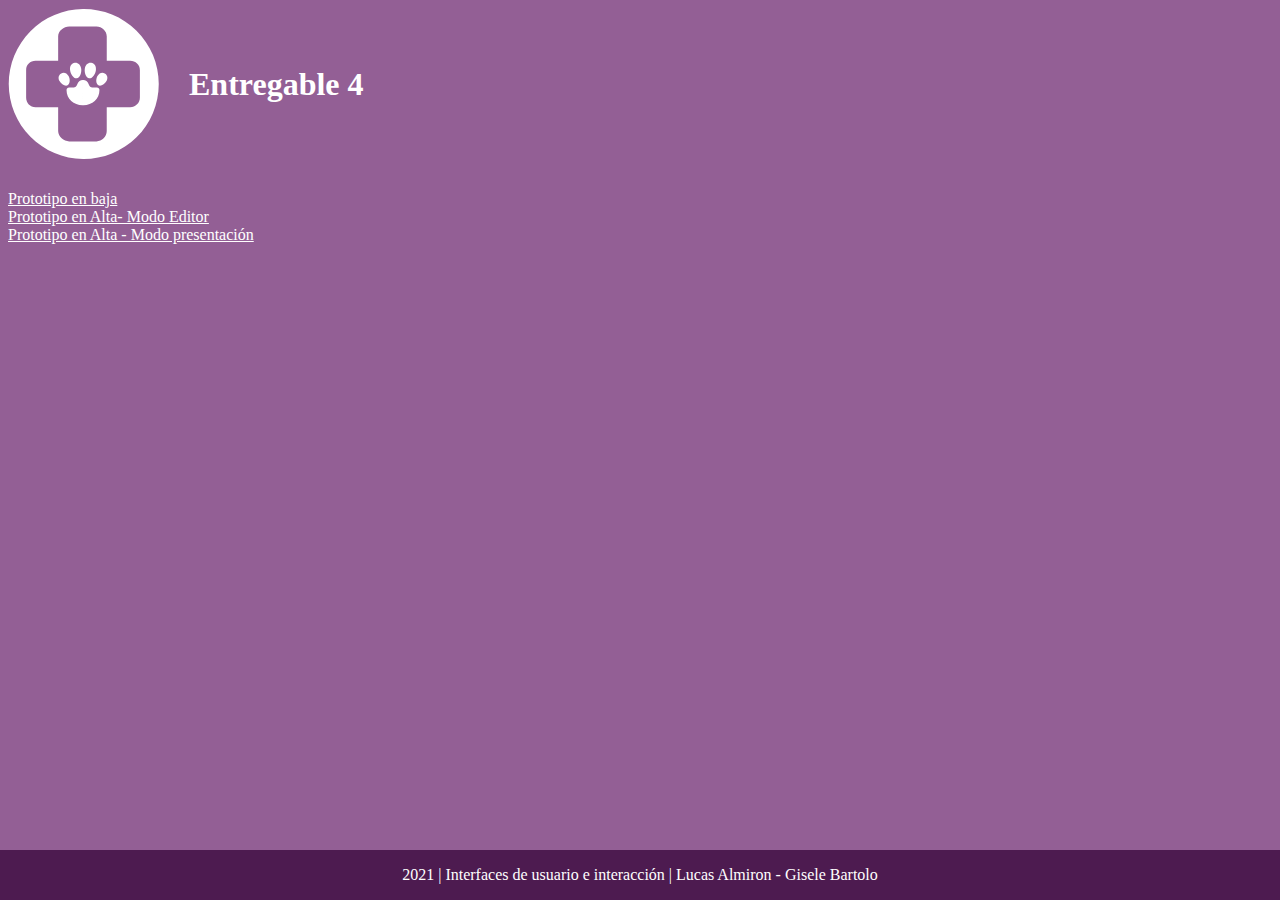
<file: Entregable4/index.html>
<!DOCTYPE html>
<html lang="en">

<head>
    <meta charset="UTF-8">
    <meta http-equiv="X-UA-Compatible" content="IE=edge">
    <meta name="viewport" content="width=device-width, initial-scale=1.0">
    <link rel="stylesheet" href="styles.css">
    <link rel="icon" href="images/logo2.svg">
    <title>Vet</title>
</head>

<body>
    <header>
        <img id="logo" src="images/logo.svg" alt="logo vet">
        <h1>Entregable 4</h1>
    </header>
    <div id="links">
        <div><a href="https://www.figma.com/file/B3WerDLci1U79Sx1VNJ0wG/Social-Network-Vet?node-id=4%3A90">Prototipo en
                baja</a></div>

        <div><a href="https://www.figma.com/file/B3WerDLci1U79Sx1VNJ0wG/Social-Network-Vet?node-id=20%3A1853">Prototipo
                en Alta- Modo Editor</a></div>
        <div><a
                href="https://www.figma.com/proto/B3WerDLci1U79Sx1VNJ0wG/Social-Network-Vet?node-id=20%3A1853&scaling=min-zoom&page-id=4%3A83&starting-point-node-id=196%3A4574&show-proto-sidebar=1">Prototipo
                en Alta - Modo presentación</a></div>
    </div>
    <footer id="footer">
        <p>2021 | Interfaces de usuario e interacción | Lucas Almiron - Gisele Bartolo</p>
    </footer>

</body>

</html>
</file>
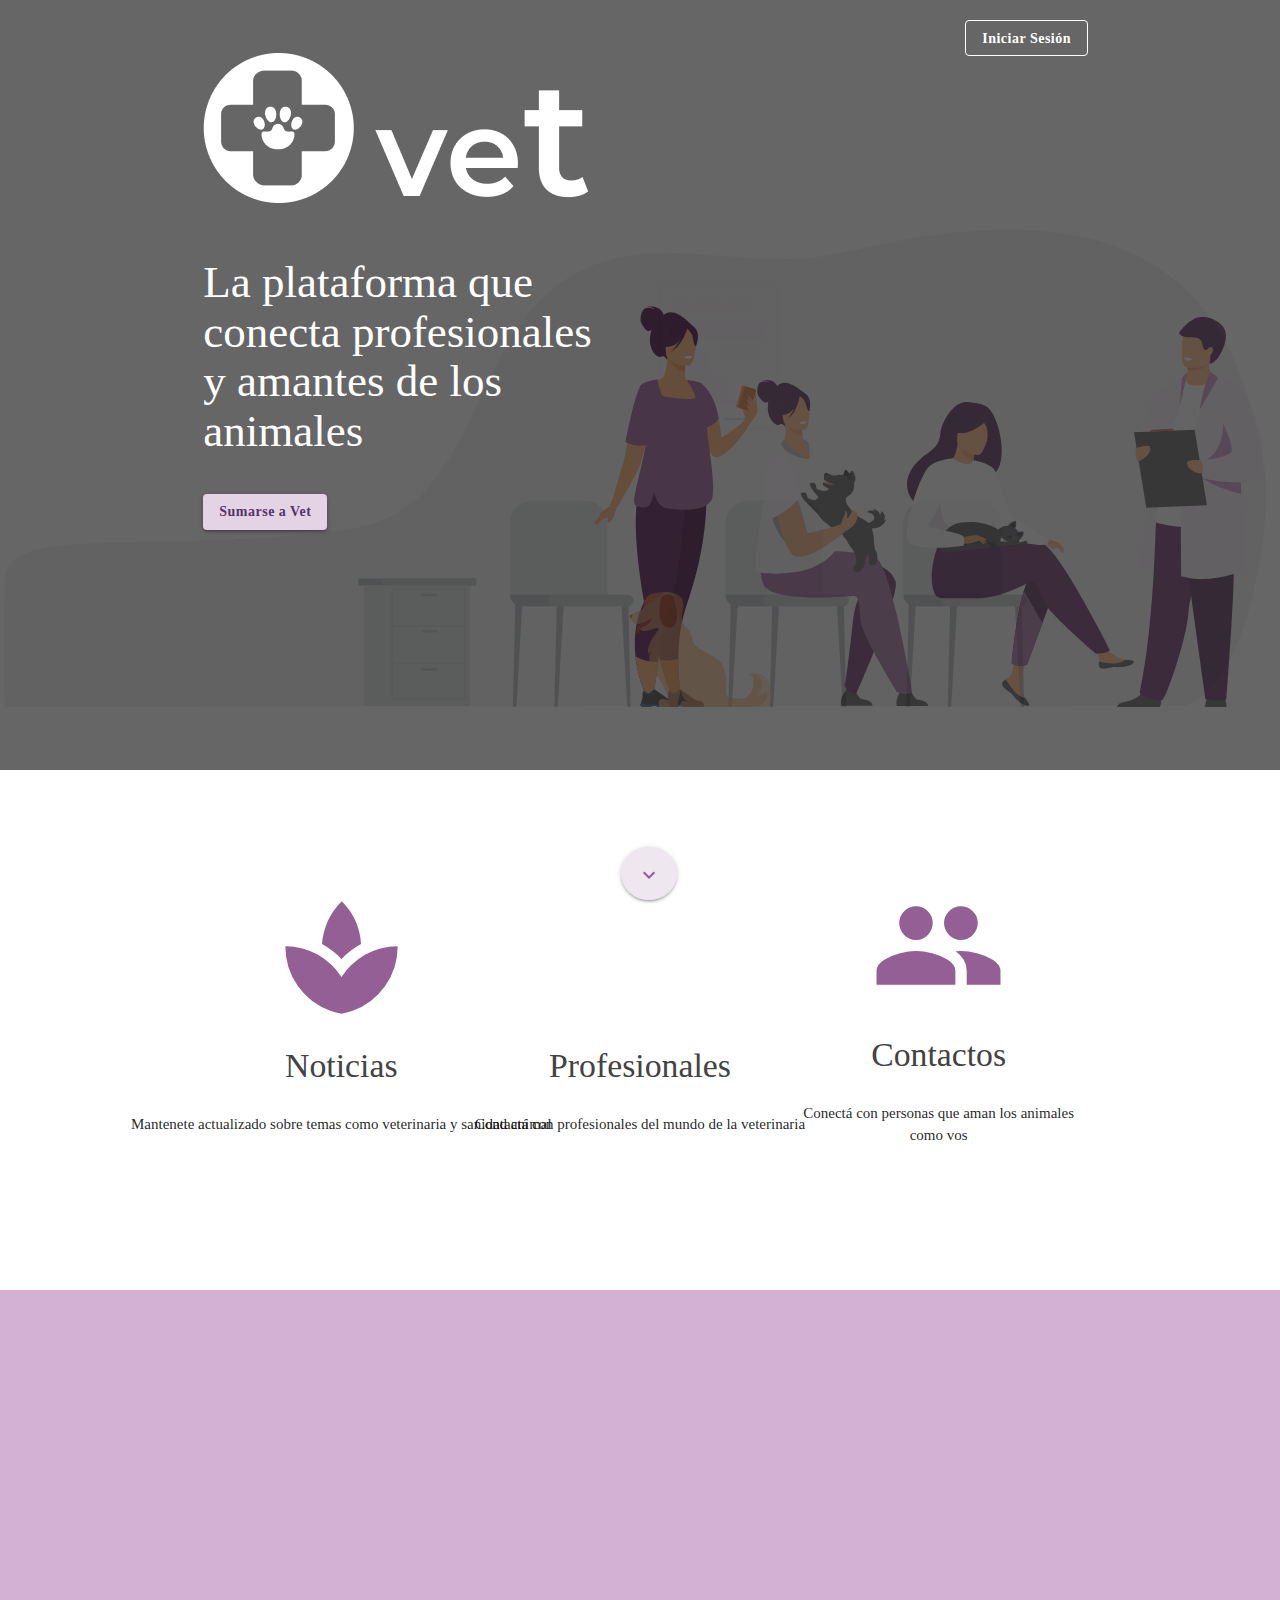
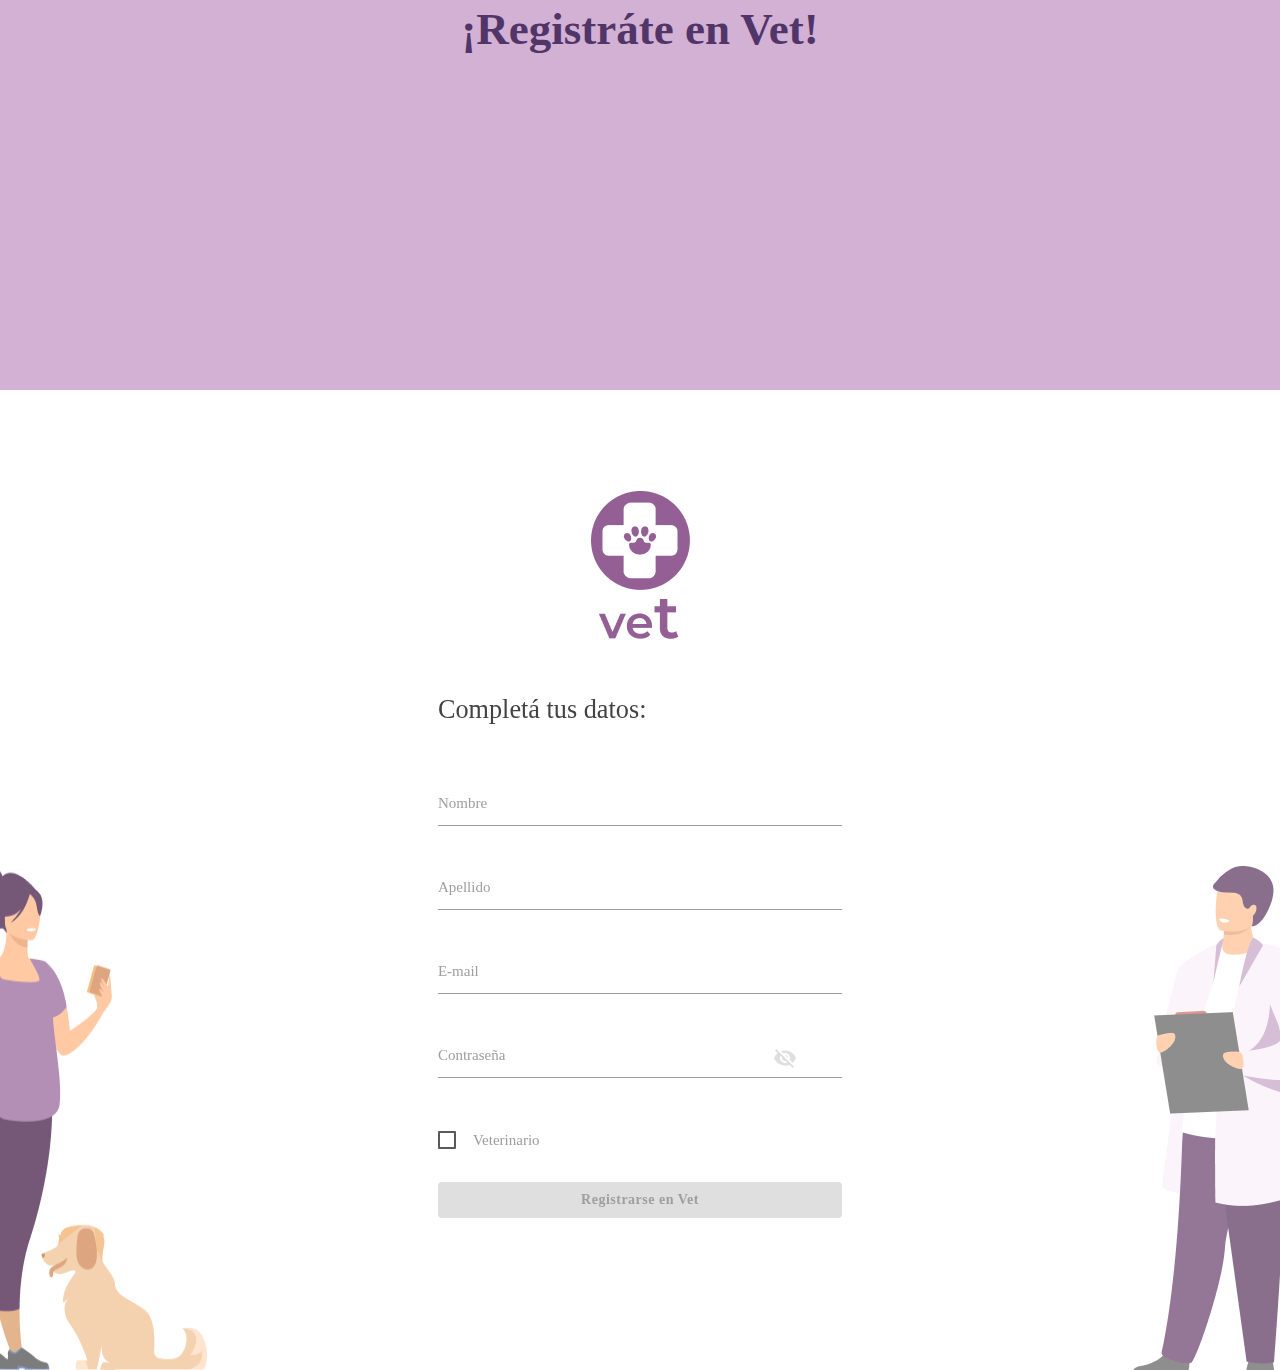
<file: Entregable5/home-registro.html>
<!DOCTYPE html>
<html lang="en">

<head>
    <meta charset="UTF-8">
    <meta http-equiv="X-UA-Compatible" content="IE=edge">
    <meta name="viewport" content="width=device-width, initial-scale=1.0">
    <title>Home</title>
    <link href="https://fonts.googleapis.com/icon?family=Material+Icons" rel="stylesheet">
    <link href="css/styles.css" rel="stylesheet">
    <link type="text/css" rel="stylesheet" href="sass/materialize.css" media="screen,projection" />
    <link rel="icon" href="images/logo.svg">
    <meta name="viewport" content="width=device-width, initial-scale=1.0" />
</head>

<body class="home">
    <div>
        <section class="home-section1 overlay-home">
            <div id="overlay-home">
                <div class="container">
                    <div></div>
                    <div id="button-nav-div">
                        <a id="nav-button" class="waves-effect waves-light btn" href="login.html">Iniciar Sesión</a>
                    </div>
                    <div class="row section-1-content">
                        <div class="col s12 m4 image-logo-login-top"><img class="" src='images/logo-home.png' />
                            <h1>La plataforma que conecta profesionales y amantes de los animales</h1>
                            <a id="sumate-btn" class="waves-effect waves-light btn" href="#login-registro">Sumarse a Vet</a>
                        </div>
                    </div>
                    <div class="btn-floating-container">

                        <a class="btn-floating pulse btn-large" href="#login-registro"><i
                                class="material-icons">expand_more</i></a>
                    </div>
                </div>
            </div>
        </section>
        <section>
            <div class="container">
                <div class="row col s12 promotion-section">
                    <div class="col s12 m4 center-promotion">
                        <i class="material-icons">newspaper</i>
                        <h2>Noticias</h2>
                        <p>Mantenete actualizado sobre temas como veterinaria y sanidad animal</p>
                    </div>
                    <div class="col s12 m4 center-promotion">
                        <i class="material-icons">health_and_safety</i>
                        <h2>Profesionales</h2>
                        <p>Contactá con profesionales del mundo de la veterinaria</p>
                    </div>
                    <div class="col s12 m4 center-promotion">
                        <i class="material-icons">people</i>
                        <h2>Contactos</h2>
                        <p>Conectá con personas que aman los animales como vos</p>
                    </div>
                </div>
            </div>

        </section>
        <section class="home-section2 parallax ">
            <div class="parallax-image">
                <div class="container">
                    <div class="row">
                        <div class="col s12">
                            <h1>¡Registráte en Vet!<h1>
                        </div>
                    </div>
                </div>
            </div>

        </section>
    </div>
    <section id="login-registro">
        <div id="form row">
            <form class="col s12 m9">
                <div class="logo">
                    <img src="images/Logo-text.png">
                </div>
                <div class="row login-row">
                    <div class="col s12 m4 text-registro">
                        <h3>Completá tus datos:</h3>
                    </div>
                    <div class="input-field col s12 m4">
                        <input id="nombre" type="text" class="validate">
                        <label for="nombre">Nombre</label>
                    </div>
                    <div class="input-field col s12 m4">
                        <input id="apellido" type="text" class="validate">
                        <label for="apellido">Apellido</label>
                    </div>
                    <div class="input-field col s12 m4">
                        <input id="email-registro" type="email" class="validate">
                        <label for="email">E-mail</label>
                    </div>
                    <div class="input-field col s12 m4">
                        <input id="password-registro" type="password" class="validate">
                        <label for="password">Contraseña</label>
                        <i class="material-icons eye-icon disabled-icon">visibility_off</i>
                    </div>
                    <div class="input-field col s12 m4">
                        <label>
                            <input type="checkbox" />
                            <span>Veterinario</span>
                        </label>
                    </div>
                    <div class="col s12 m4 center-registro">
                        <a id="registro-btn" class="waves-effect waves-light btn disabled"
                            href="registro-exitoso.html">Registrarse en Vet</a>
                    </div>
                    <div class ="col s12" id="images-registro-bottom">
                        <img  src='images/login-left.png' />
                        <img  src='images/login-right.png' />
                    </div>

                </div>
               
            </form>
          
        </div>
        
    </section>
    </div>
    
   
    <script type="text/javascript" src="js/login.js"></script>
    <script type="text/javascript" src="js/myParallax.js"></script>
    <script type="text/javascript" src="js/bin/materialize.min.js"></script>
</body>

</html>
</file>
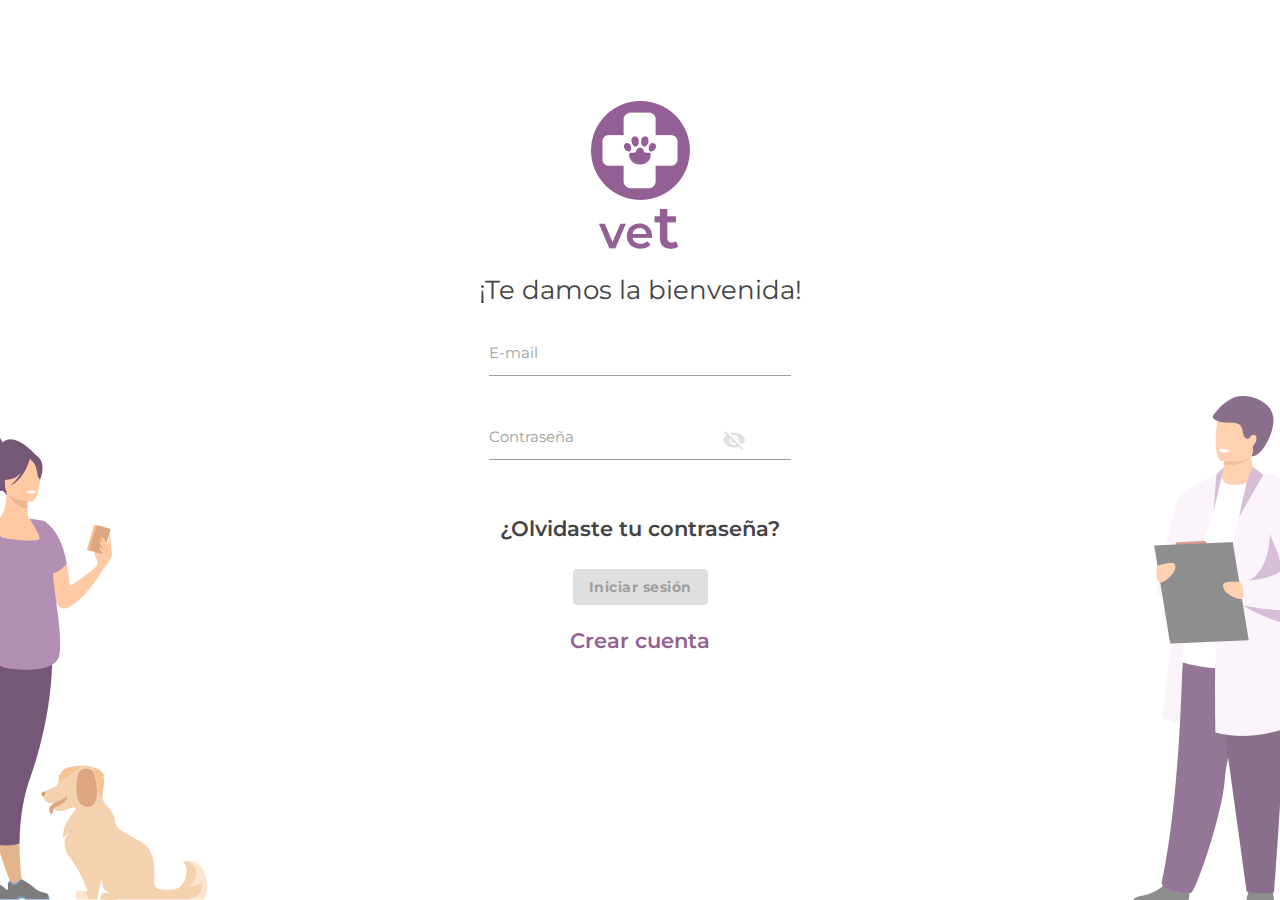
<file: Entregable5/login.html>
<!DOCTYPE html>
<html lang="en">

<head>
    <meta charset="UTF-8">
    <meta http-equiv="X-UA-Compatible" content="IE=edge">
    <meta name="viewport" content="width=device-width, initial-scale=1.0">
    <title>Login</title>
    <link href="https://fonts.googleapis.com/icon?family=Material+Icons" rel="stylesheet">
    <link rel="stylesheet"href="https://fonts.googleapis.com/css?family=Montserrat">
    <link href="css/styles.css" rel="stylesheet">
    <link type="text/css" rel="stylesheet" href="sass/materialize.css" media="screen,projection" />
    <link rel="icon" href="images/logo.svg">
    <meta name="viewport" content="width=device-width, initial-scale=1.0" />
</head>

<body>
    <img class="image-left" src='images/login-left.png' />
    <img class="image-right" src='images/login-right.png' />
    <div class="container">
        <div class="container">
            <div class="logo">
                <img src="images/Logo-text.png">
                <h3 id="text-logo">¡Te damos la bienvenida!</h3>
            </div>
            <div id="form row">
                <form class="col s12 m9">
                    <div class="row login-row">
                        <div class="input-field col s12 m6">
                            <input id="email" type="email" class="validate">
                            <label for="email">E-mail</label>
                        </div>
                        <div class="input-field col s12 m6">
                            <input id="password" type="password" class="validate">
                            <label for="password">Contraseña</label>
                            <i class="material-icons eye-icon disabled-icon">visibility_off</i>
                        </div>
                    </div>
                    <div class="row links-login-div">
                        <div id="links-login">
                            <h4><a class="waves-effect waves-light  login-text">¿Olvidaste tu contraseña?</a></h4>
                            <a id="inicio-btn" class="waves-effect waves-light btn disabled" href="home.html">Iniciar sesión</a>
                            <h4><a class="waves-effect waves-light login-text-crear" href="home-registro.html">Crear
                                    cuenta</a></h4>
                        </div>
                    </div>
                </form>
            </div>
        </div>
    </div>
    <script type="text/javascript" src="js/login.js"></script>
    <script type="text/javascript" src="js/bin/materialize.min.js"></script>
</body>

</html>
</file>
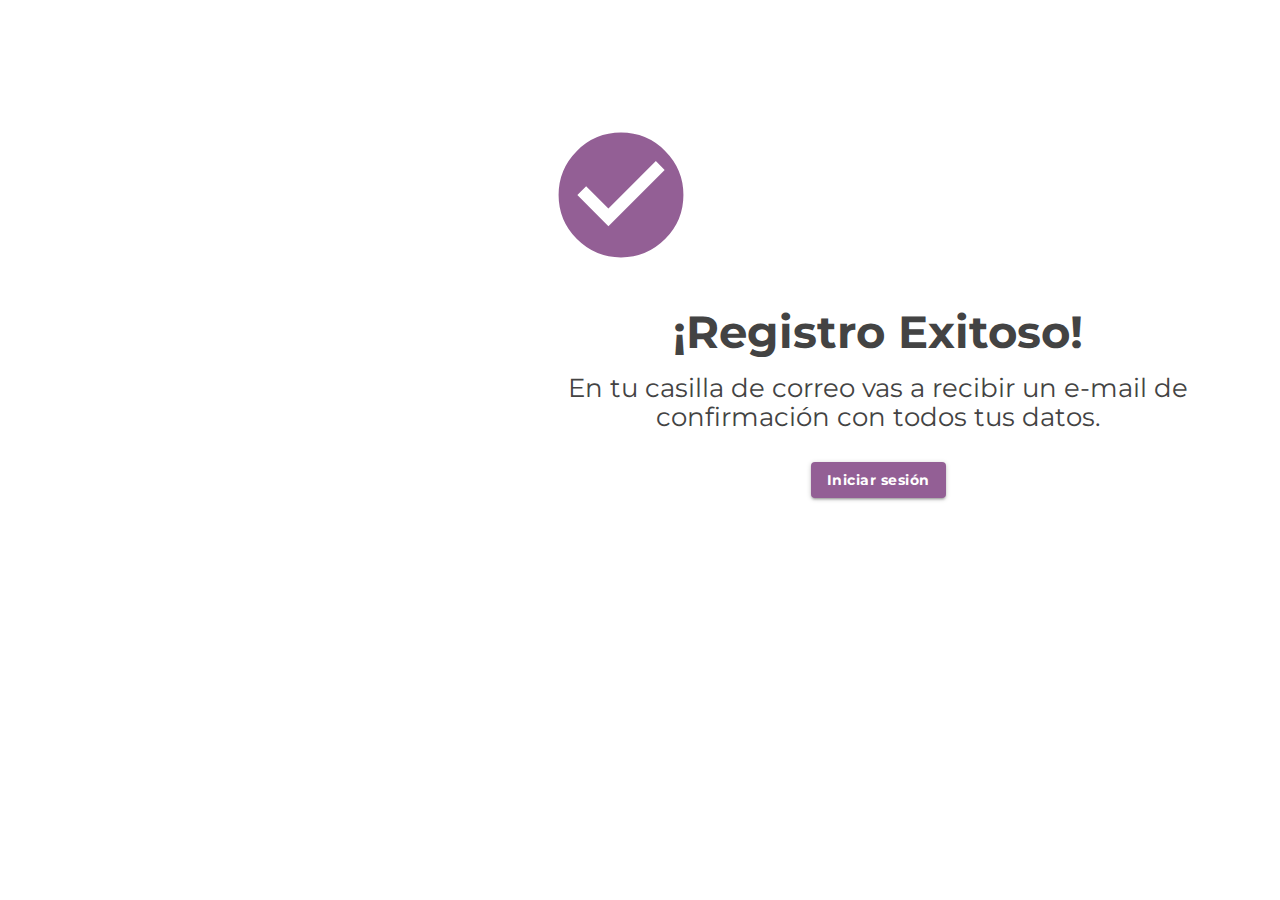
<file: Entregable5/registro-exitoso.html>
<!DOCTYPE html>
<html lang="en">

<head>
    <meta charset="UTF-8">
    <meta http-equiv="X-UA-Compatible" content="IE=edge">
    <meta name="viewport" content="width=device-width, initial-scale=1.0">
    <title>Registro exitoso</title>
    <link href="https://fonts.googleapis.com/icon?family=Material+Icons" rel="stylesheet">
    <link rel="stylesheet"href="https://fonts.googleapis.com/css?family=Montserrat">
    <link href="css/styles.css" rel="stylesheet">
    <link type="text/css" rel="stylesheet" href="sass/materialize.css"  media="screen,projection"/>
    <link rel="icon" href="images/logo.svg">
    <meta name="viewport" content="width=device-width, initial-scale=1.0" />
</head>

<body>
    <div class="container">
        <div class = "row logo registro">
            <div class = "col s12 m6 align-reg-exit" >
                <span class="material-icons check"> check_circle_outline</span> 
                <h1 id="registro-exitoso-text">¡Registro Exitoso!</h1>
                <h3>En tu casilla de correo vas a recibir un e-mail de confirmación con todos tus datos.</h3>
                <a id="inicio-btn" class="waves-effect waves-light btn" href="login.html#login">Iniciar sesión</a>
            </div>
        </div>
    </div>
    <script type="text/javascript" src="js/script.js"></script>
    <script type="text/javascript" src="js/bin/materialize.min.js"></script>
</body>

</html>
</file>
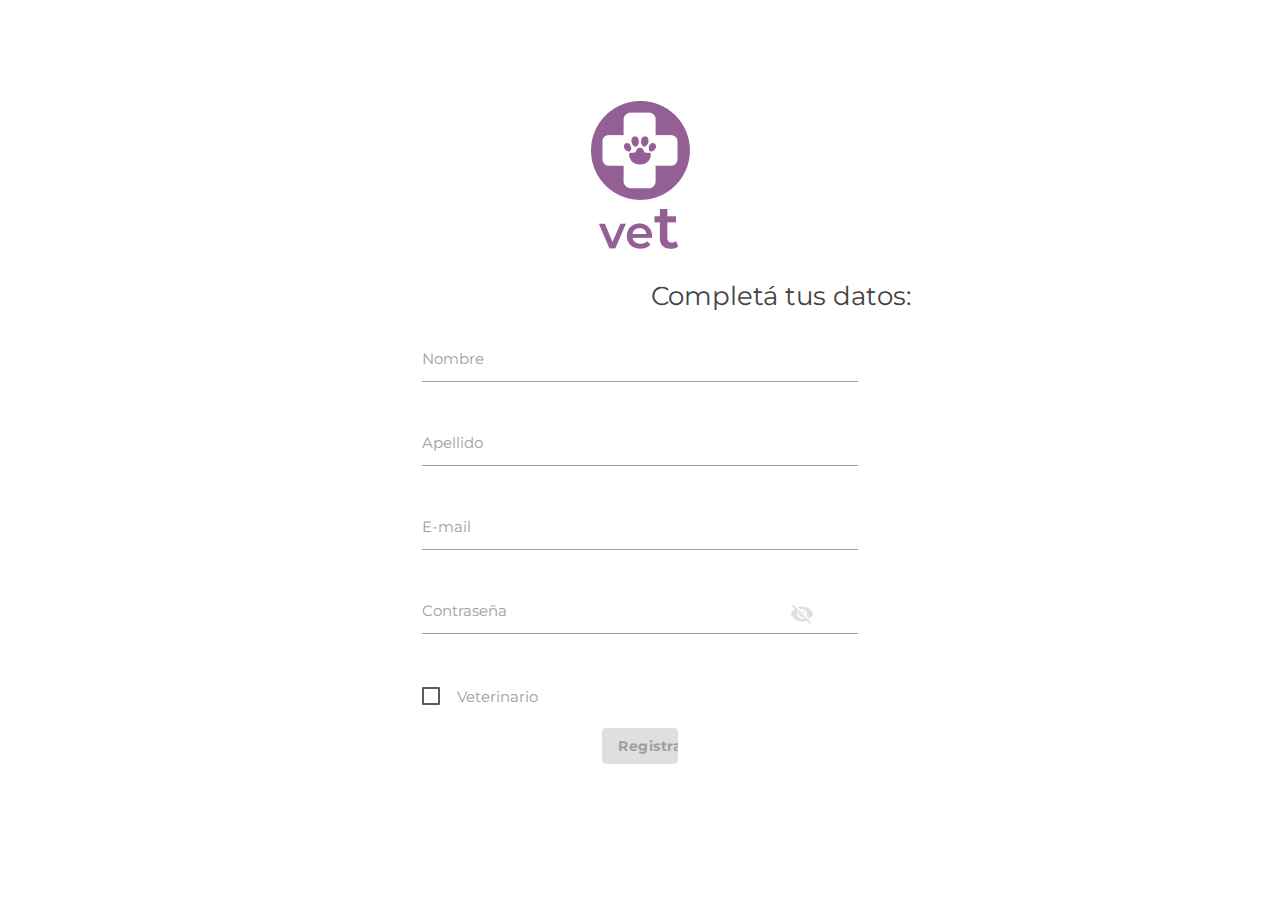
<file: Entregable5/registro.html>
<!DOCTYPE html>
<html lang="en">

<head>
    <meta charset="UTF-8">
    <meta http-equiv="X-UA-Compatible" content="IE=edge">
    <meta name="viewport" content="width=device-width, initial-scale=1.0">
    <title>Registro</title>
    <link href="https://fonts.googleapis.com/icon?family=Material+Icons" rel="stylesheet">
    <link rel="stylesheet"href="https://fonts.googleapis.com/css?family=Montserrat">
    <link href="css/styles.css" rel="stylesheet">
    <link type="text/css" rel="stylesheet" href="sass/materialize.css" media="screen,projection" />
    <link rel="icon" href="images/logo.svg">
    <meta name="viewport" content="width=device-width, initial-scale=1.0" />
</head>

<body>
    <div class="container">
        <div class="logo">
            <div>
                <img src="images/Logo-text.png">
            </div>
        </div>
        <div id="form row">
            <form class="col s12 m9">
                <div class="row login-row">
                    <div class="col s12 m6 text-registro">
                        <h3>Completá tus datos:</h3>
                    </div>
                    <div class="input-field col s12 m6">
                        <input id="nombre" type="text" class="validate">
                        <label for="nombre">Nombre</label>
                    </div>
                    <div class="input-field col s12 m6">
                        <input id="apellido" type="text" class="validate">
                        <label for="apellido">Apellido</label>
                    </div>
                    <div class="input-field col s12 m6">
                        <input id="email-registro" type="email" class="validate">
                        <label for="email">E-mail</label>
                    </div>
                    <div class="input-field col s12 m6">
                        <input id="password-registro" type="password" class="validate">
                        <label for="password">Contraseña</label>
                        <i class="material-icons eye-icon disabled-icon">visibility_off</i>
                    </div>
                    <div class="input-field col s12 m6">
                        <label>
                            <input type="checkbox" />
                            <span>Veterinario</span>
                          </label>
                    </div>
                  
                </div>
                <div class="row links-login-div">
                    <div class="col s12 m6">
                        <a id="registro-btn" class="waves-effect waves-light btn disabled" href ="registro-exitoso.html">Registrarse en Vet</a>
                    </div>


                </div>
            </form>
        </div>
    </div>
    <script type="text/javascript" src="js/login.js"></script>
    <script type="text/javascript" src="js/bin/materialize.min.js"></script>
</body>

</html>
</file>
<file: Entregable4/styles.css>
body{
    background-color: #935F95;
    color:white;
    font-family: 'Montserrat';
}
a{
    color:white;
}
footer {
    background-color: #4D1B50;
    color: white;
    text-align: center;
    display: flex;
    margin-top: 10px;
    justify-content: center;
    position: fixed;
    width: 100%;
    bottom: 0px;
    left: 0;
}
header{
    display: flex;
    align-items: center;
}
h1{
    margin-left: 30px;
}
#links{
    margin-top:30px;
}
</file>
<file: Entregable5/css/styles.css>
@keyframes spin {
    0% {
        transform: rotate(0deg);
    }

    100% {
        transform: rotate(360deg);
    }
}

body {
    height: 100%;
}

.centrar {
    display: flex;
    flex-direction: column;
    align-items: center;
    justify-content: center;
    height: 667px;
}

.loader {
    margin-top: 20%;
    animation: 3s infinite spin;
}



.home {
    overflow-x: hidden;
}

.promotion-section {
    height: 500px;
}

div.row.muro-row {
    margin-bottom: 0px;
}

.esconder {
    display: none;
}

#links-login {
    display: inline-grid;
    text-align: center;
}

 .image-right, .image-left,.btn-floating-container {
    position: fixed;
    bottom: 0;
}
.image-right, .image-left{
    opacity: 0.1;
}
div.col.s12#images-registro-bottom{
    display: none;
    justify-content: space-between;
    position:absolute;
    bottom:0;
    padding:0;
    z-index:-1;
}

.image-right {
    right: 0;
}

section.home-section1 {
    /*background-image: url('../images/home.jpg');*/
    background-image: url('../images/home-1.svg');
    width: 100%;
    background-size: contain;
    min-height: 770px;
    background-position: center;
    background-attachment: fixed;
    background-repeat: no-repeat;
}

#button-nav-div {
    display: grid;
    justify-content: end;
}

#overlay-home {
    background: rgba(0, 0, 0, 0.6);
    height: 770px;
}

section.home-section2 {
    background-color: #d2b1d4;
    width: 100%;
    height: 500px;
}

section#login {
    height: 880px;
}
section#login-registro{
    position:relative;
    height: 0;
}


.btn-floating.pulse {
    background-color: #EFE7EF;
}

.btn-floating.pulse i {
    color: #935f95;
}

.btn-floating.pulse i:hover {
    color: #EFE7EF;
}


#nav-button {
    background-color: transparent;
    border: 1px solid white;
    box-shadow: none;
    transition: all 0.5s ease-in-out;
}

#nav-button:hover {
    color: #935f95;
    background-color: #EFE7EF;
    border: 1px solid #EFE7EF;
    box-shadow: none;
}

.home-section-1 {
    height: 100%;
}


#sumate-btn {
    background-color: #e4d3e4;
    color: #523568;
}

.parallax {
    min-height: 700px;
    background-position: center;
    background-attachment: fixed;
    background-repeat: no-repeat;
    background-size: cover;
    background-image: url("../images/patitas\ -\ 1.svg");
    /*overflow: hidden;*/

}

.parallax-image {
    /* transform: translateZ(-2px) scale(3);*/
    width: 100%;
    height: 100%;
    display: flex;
    align-items: center;

}



.dissapear-animation {
    animation: disappear 0.5s linear forwards;
}

.appear-animation {
    animation:  appear 0.5s linear forwards;
}

@keyframes moveUp {
    to {
        transform: translateY(-500px);
    }
}

@keyframes moveDown {
    to {
        transform: translateY(500px);
    }
}

@keyframes disappear {
    0% {
        opacity: 1;
    }

    25% {
        opacity: 0.7;
    }

    50% {
        opacity: 0.5;
    }

    75% {
        opacity: 0.2;
    }

    100% {
        opacity: 0;
    }
}

@keyframes appear {
    0% {
        opacity: 0;
    }

    25% {
        opacity: 0.2;
    }

    50% {
        opacity: 0.5;
    }

    75% {
        opacity: 0.7;
    }

    100% {
        opacity: 1;
    }
}


.parallax-2 {
    background-image: url("../images/patitas\ -\ 2.svg");
    min-height: 600px;
    background-attachment: fixed;
    background-position: center;
    background-repeat: no-repeat;
    background-size: cover;
}

.image-logo-login-top {
    position: absolute;
    bottom: 10%;
    display: block;
    justify-items: center;
    text-align:center;
}
div.col.s12.m4.image-logo-login-top img{
    width:90%;
}

.row .col.s6.image-logo-login-top {
    left: 25%;
}

.image-logo-login-top h1, .parallax h1 {
    color: white;
}

.parallax {
    display: flex;
    align-items: center;
    text-align: center;
}

.btn-floating-container {
    left: 42%
}

#navLogo {
    width: 50px;
    height: 50px;
    margin-right: 5px;
}

.navbar {
    /* background-color: white;*/
    display: flex;
    justify-content: space-between;
    align-items: center;
    /*box-shadow:0 0 5px 0 #434343;*/
}

.leftnavbar {
    height: 56px;
}

.margin-top-afternav {
    margin-top: 1.5rem;

}

.carta-busqueda .btn {
    margin: 20px 10px;
}

.card.card-padding.carta-busqueda {
    padding-top: 1rem;
    padding-bottom: 1rem;
}

.noticias {
    max-height: 720px;
    overflow-y: scroll;
}

.noticias::-webkit-scrollbar {
    -webkit-appearance: none;
}

.noticias::-webkit-scrollbar:vertical {
    width: 7px;
}

.noticias::-webkit-scrollbar-button:increment, .noticias::-webkit-scrollbar-button {
    display: none;
}

.noticias::-webkit-scrollbar:horizontal {
    display: none;
    height: 10px;
}



.noticias::-webkit-scrollbar-track {
    border-radius: 10px;
}

.carta-busqueda {
    display: grid;
    justify-content: space-between;

}

.carta-busqueda div, .carta-chat div {
    padding-left: 1rem;
    display: flex;
}

.carta-busqueda div {
    align-items: center;
}


.carta-busqueda div img, .carta-chat img {
    align-items: center;
}

.carta-chat .links-busqueda {
    margin-bottom: 0.2rem;
}

.carta-chat {
    display: flex;
    justify-content: start;
    align-items: center;
    padding-left: 1rem;
    padding-top: 0.5rem;
    padding-bottom: 0.5rem;
    margin-bottom: 0.5rem;
}
.not-circle{
    margin-right:0.5rem;
}
#chat-datos{
    display: inline-flex;
    justify-content: space-between;
    padding-left: 0;
}

.carta-chat i {
    margin-right: 1.5rem;
    font-size: xx-small;
}

.links-busqueda {
    flex-direction: column;
    justify-content: start;
}

.links-busqueda a, .modal-row, .modal-photo-row {
    margin-top: 0;
}

.carta-busqueda div .links-busqueda {
    flex-direction: column;
    align-items: start;
}

/*.navbar i, #profile-navbar{
    color: #935f95;
}*/

#profile-lateral {
    display: flex;
    align-items: center;
    color: #434343;
    font-weight: bold;
    transition: all 0.5s ease-in-out;
    height: 45px;
    margin-top: 0.5rem;
}

#profile-lateral-busqueda {
    display: flex;
    align-items: center;
    color: #434343;
    font-weight: bold;
    transition: all 0.5s ease-in-out;
    height: 45px;
    margin-top: 0.5rem;
    padding-left: 1rem;
}

#profile-lateral-busqueda i {
    font-size: 1.5rem;
}

.busqueda-text {
    padding-left: 1rem;
    margin-top: 0;
}

#profile-lateralG {
    display: flex;
    align-items: center;
    color: #434343;
    font-weight: bold;
    transition: all 0.5s ease-in-out;
    margin-top: 0.5rem;
    font-size: 1rem;
}

#profile-lateral img {
    margin-right: 5px;
}

.links-busqueda a#university {
    color: #757575;
    font-size: 0.8rem;
}

#busqueda-relaciona a {
    color: #434343;
}

#profile-navbar {
    display: flex;
    justify-content: space-between;
    align-items: center;
    color: #434343;
    font-weight: bold;
    transition: all 0.5s ease-in-out;
    height: 45px;
    margin-top: 0.5rem;
}

#profile-navbar:hover {
    color: white;
    background-color: #935F95;
    border-radius: 0.563rem;
    height: 45px;
    margin-top: 0.5rem;
}

#profile-navbar img, #profile-post img {
    margin-right: 5px;
}

#profile-post {
    display: flex;
    /*justify-content: space-between;*/
    align-items: center;
    color: #434343;
    font-weight: bold;
    transition: all 0.5s ease-in-out;
    margin-top: 0.5rem;
}
#profile-post i{
    margin-left:0.5rem ;
}

.text-hora {
    color: #757575;
    margin-top: 0;
    font-size: 10px;
}

.text-post {
    color: #434343;
}

.image-post {
    height: 100%;
}

img.col.s12.image-post {
    padding-right: 0;
    padding-left: 0;
}

.published-post {
    display: flex;
    align-items: center;
}

.imgRedonda {
    width: 30px;
    height: 30px;
    border-radius: 15px;
}

.imgRedondaG {
    width: 40px;
    height: 40px;
    border-radius: 30px;
}

.img-post {
    height: 38px;
}

#search-box {
    left: 30%;
    position: relative;
}

.input-field input[type=search].busqueda, div.input-field form input[type=search].busqueda.focus-visible {
    background-color: #dfdfdf;
    border-radius: 0.563rem;
    padding-left: 1rem;
}
.input-field input[type=search]:not(.browser-default){
    border:none;
}

div .card.card-padding {
    padding-bottom: 3rem;
    padding-top: 3rem;
}

.inside-card-padding, div.col.s12.border.reactions-count.inside-card-padding, div.col.s12.input-field.comentar.inside-card-padding, div.col.s11.reaccion-comentarios.inside-card-padding,
.inside-card-padding.divider, .modal-publicar div.opciones-post.inside-card-padding, .modal-publicar div.publicar-btn.inside-card-padding, div.col.s12.z-depth-3.card.card-padding.carta-busqueda.inside-card-padding, #busqueda-relacionada {
    padding-left: 2rem;
    padding-right: 2rem;
}

div.col.s12.z-depth-3.card.card-padding, .col.s9.offset-s1.z-depth-3.enable-pop-up, .container-photo {
    padding-left: 0;
    padding-right: 0;
}


#user-name {
    font-weight: 600;
    line-height: 13px;
    color: #434343;
}

div.col.s12.input-field.comentar {
    height: auto;
    padding-left: 1rem;
    padding-right: 0;
}

.comentario-text {
    background-color: #DFDFDF;
    border-radius: 4px;
    margin-left: 5px;
    padding: 8px;
}

.comentario-text p {
    margin-top: 4px;
    margin-bottom: 4px;
}

.comentarios-post {
    margin-top: 1rem;
    display: inline-flex;
    justify-content: space-around;
    font-family: Montserrat;
    font-size: 12px;
    font-style: normal;
    font-weight: 400;
    line-height: 15px;
    letter-spacing: -0.01em;
    text-align: left;

}

.align-comment, .reactions-count, .images-gallery {
    display: inline-flex;
}

div.col.s12.border.reactions-count {
    justify-content: space-between;
    align-items: center;
    margin-top: 1rem;
    padding-bottom: 1.5rem;
}

.reactions label {
    margin-left: 0.33rem;
}

/*.comentario{
    width: 20rem;
}*/
.botones-comentarios {
    border: none;
}

.busqueda, #escribir-post, #busqueda-chats {
    background-color: #DFDFDF;
    border-bottom: none;
    border-radius: 0.563rem;
    font-family: FontAwesome, "Open Sans", Verdana, sans-serif;
    font-style: normal;
    font-weight: normal;
    text-decoration: inherit;
    padding-left: 0.5rem;
}

#busqueda-chats {
    margin-top: 0.5rem;
}

#escribir-post:focus {
    border: none;
}

#escribir-post {
    margin-left: 0.5rem;
    height: 38px;
}

.reaccion-comentarios {
    display: flex;
    justify-content: start;
}

.reaccion-comentarios button {
    background: none;
    border: none;
    margin-right: 2rem;
}
#reaction-2.reaction-container{
    margin-top: 0;
}

.opciones-post {
    color: #757575;
    display: flex;
    justify-content: space-evenly;
    align-items: center
}

.opciones-post button {
    display: flex;
    justify-content: space-between;
    align-items: center;
    background: none;
    border: none;
    font-family: Montserrat;
    font-size: 12px;
    font-style: normal;
    font-weight: 500;
    line-height: 17px;
    letter-spacing: 0px;
    text-align: center;

}

.carta {
    display: flex;
    flex-direction: column;
}

.align-options, .align-reactions {
    display: inline-flex;
    align-items: center;
    transition: all 0.5s ease-in-out;
}

.align-options {
    margin-top: 1.5rem;
}

.align-reactions {
    margin-top: 0.5rem;
}
#post-2:hover{
background-color: transparent;
}

.align-options i, .align-reactions i {
    color: #935F95;
}

.align-options a, .align-reactions a {
    color: #757575;
    font-weight: 600;
    margin-left: 0.563rem;
}
.reaction-btn i{
    color: #757575;
    margin-right:0.5rem;
}
.reaction-btn:focus{
    outline: none;
}

.align-options:hover, .align-reactions:hover {
    background-color: #EFE7EF;
    border-radius: 4px;
}

.img-post {
    height: 38px;
    width: 38px;
}

.write-post, #busqueda-relacionada a {
    display: flex;
}

.busqueda::placeholder, #busqueda-relacionada a {
    color: #757575;
}

#busqueda-relacionada i {
    margin-right: 0.8rem;
}

.on {
    border-bottom: 3px solid #935f95;
    border-bottom-left-radius: 3px;
    border-bottom-right-radius: 3px;
}

.nav-content li {
    margin-right: 0.2rem;
}
.nav-content img{
    margin-top:1rem;
}
.nav-content a{
    padding-left:0.5rem;
    padding-right: 0.5rem;
}
li.tab.tab-mobile{
    margin-left:1.5rem;
}


.left.hide-on-med-and-down.leftnavbar {
    margin-top: 0.5rem;
}

.links-login-div, .center-promotion {
    display: grid;
    justify-content: center;
}

.center-promotion i {
    font-size: 9rem;
    text-align: center
}
.center-promotion h2, .center-promotion p{
    text-align: center;
}

.promotion-section {
    align-items: center;
    display: block;
}
.section-1-content{
    justify-content: center;
    display: flex;
}

html {
    font-family: "Montserrat";
}

.logo {
    display: grid;
    justify-items: center;
    margin-top: 100px;
}

#text-logo, .modal-publicar h5, .parallax-2 h1 {
    text-align: center;
}


.col.s12.m4.text-registro {
    margin: 2rem auto;
}

.btn, #registro-exitoso-text {
    font-weight: 700;
}

.login-text {
    color: #434343;
    font-weight: 600;
}

.login-text-crear {
    color: #935f95;
    font-weight: 600;
}

.btn {
    margin: 20px auto 10px auto;
}

.btn-large {
    max-height: 53px;
    max-width: 103px;
}

#registro-btn, #publicar-btn {
    width: 100%;
    margin-top: 20px;
}

.center-registro {
    margin: 2rem auto;
}

.links-login-div div {
    margin: 0 auto;
}

.eye-icon {
    right: 56px;
}

.photo-icon {
    right: 30px;
}

.eye-icon, .photo-icon {
    position: absolute;
    bottom: 16px;
    cursor: pointer;
    color: #452C57;
}

.disabled-icon {
    color: #DFDFDF;
}

.check {
    color: #935f95;
    font-size: 10rem;
}

.align-reg-exit {
    margin: auto;
    text-align: center;
}

.registro {
    margin-top: 120px;
}

i {
    color: #935f95;
    transition: all 0.5s ease-in-out;
    cursor: pointer;
}

i:hover {
    color: #452C57;
}

.accesos i {
    font-size: 38px;
    margin-right: 5px;
}

.reactions {
    display: inline-flex;
    align-items: center;
}

.reactions p {
    margin-left: 7px;
}
.reactions i:hover{
    color:#935f95;
    cursor:default;
}

.reaccion-comentarios button, .opciones-post button {
    color: #757575;
}

.align-reactions i {
    color: #757575;
    margin-right: 0.5rem;
}

.border {
    /* display: flex;
    justify-content: space-between;
    border-bottom: 1px solid #e7e7e7;*/

}

.divider {
    margin-bottom: 0.8rem;
}

.lateral, .chat-window {
    margin-top: 2.5rem;
}

.chat-window {
    border-bottom: 1px solid #dfdfdf;

}
div.chat-window div.inside-card-padding{
    padding-left:0;
    padding-right:0 ;
}
div#options-chat{
    display:flex;
    justify-content: flex-end;
}

div.col.s12.m8.chat-window {
    padding-bottom: 1rem;
}

/*sugerencia card*/
.sugerencias-div {
    display: grid;
    align-items: center;
    justify-content: center;
}

.sugerencia-card {
    position: absolute;
}

.close {
    justify-content: end;
    display: flex;
}

.sugerencias-div p {
    margin-top: 0;
    text-align: center;
}

.sugerencias-div img {
    margin: 0 auto;
}

.dr-name {
    display: inline-flex;
    align-items: center;
    justify-content: center;
}

.dr-name p {
    margin-top: 1rem;
    font-weight: 600;
    color: #434343;
    margin-bottom: 0.5rem;
}

.dr-name i {
    margin-left: 0.5rem;
    margin-top: 0.5rem;
}

.seguidores img {
    height: 8%;
    width: 8%;
    margin: 0;

}

.seguidores p {
    font-size: 0.7rem;
    color: #757575;
}

.seguidores {
    display: inline-flex;
    justify-content: center;
}

#seguir-btn {
    margin-top: 0;
}

.publicidad img {
    border-radius: 9px;
}

.publicidad {
    display: flex;
    justify-content: center;
}

.reaccion-comentarios button, div.col.s11.reaccion-comentarios {
    padding-left: 0;
}

/*gallery-post*/
.images-lateral-gallery img {
    height: 50.1%;
}

.images-gallery-big {
    height: 50%;
    margin-right: 1px;
}

.modal-publicar h5 {
    font-weight: 600;
    margin-bottom: 1rem;
}

.modal-publicar .write-post {
    align-items: center;
    margin-top: 2rem;
}

.modal-publicar img, .lateral-chat .write-post, #chats {
    margin-right: 1rem;
}
.lateral-chat .write-post{
    margin-right: 0;
}
div.col.s12.m5.write-post.chat-write{
    left:0;
}

.modal-publicar .align-options {
    border: 1px solid #DFDFDF;
    border-radius: 4px;
    padding: 0.5rem;
}

.modal-publicar .align-options {
    margin-top: 0.8rem;
    justify-content: space-evenly;
}

.modal-publicar .align-options a {
    margin-left: 0;
}

.disable-pop-up, .btn-floating.pulse.btn-large.disable-pop-up {
    display: none;
}

.home-section-2 .container {
    height: 100%;
    display: flex;
    align-items: center;
}
.home-section2 h1{
    font-weight: bold;
    color:#523568;
}

.modal-publicar.enable-pop-up {
    display: block;
    position: fixed;
    left: 0;
    top: 10%;
    z-index: 10;

}


.enable-pop-up {
    display: block;
}

.modal-publicar .align-options:hover {
    background-color: white;
}

.overlay {
    background-color: white;
    opacity: 0.8;
    width: 100%;
    z-index: 2;
    position: fixed;
    left: 0;
    top: 0;
    overflow: auto;
    bottom: 0;
}

.overlay-dark {
    background-color: #434343;
    opacity: 0.8;
    width: 100%;
    z-index: 1;
    position: fixed;
    left: 0;
    top: 0;
    overflow: auto;
    bottom: 0;
}

.close-pop-up:hover {
    cursor: pointer;
}

#busqueda-relacionada {
    display: flex;
    flex-direction: column;

}

.seleccionado {
    background-color: transparent;
    border-radius: 4px;
}

.modal-photo-row img {
    width: 100%;
}

.modal-photo-row {
    z-index: 2;
    top: 10%;
    position: fixed;
    left: 0px;

}

.container-photo {
    position: relative;
}

.container-photo .close-pop-up-image {
    position: absolute;
    top: 2%;
    right: 2%;
}

.container-photo .chevron {
    position: absolute;
    top: 50%;
}

.container-chevron {
    right: 2%;
    left: 2%
}

.chevron.right {
    right: 1%;
}

.chevron.left {
    left: 1%;
}

.container-reactions {
    position: absolute;
    bottom: 4%;
    background-color: #EFE7EF;
    border-radius: 4px;
    display: inline-flex;
    justify-content: space-evenly;
}

.col.s1.offset-s10.container-reactions {
    padding: 0.6rem;
}

i.close-pop-up-image {
    padding: 0.1rem;
    border-radius: 50%;
}

i.chevron.right, i.chevron.left {
    font-size: 4rem;
    padding: 0.1rem;
    border-radius: 50%;
}

i.right:hover, i.left:hover, i.close-pop-up-image:hover {
    background-color: #EFE7EF;
    padding: 0.1rem;
    border-radius: 50%;
}

.container-reactions i {
    font-size: 2rem;
}

i.right-pet {
    right: 22%;
}

i.right-emoji {
    right: 12%;
}

i.right-reply {
    right: 2%;
}

#gallery-1:hover {
    cursor: pointer;
}
#gallery-1{
    padding-left:0;
    padding-right: 0;
}

#chats {
    display: flex;
    justify-content: space-between;
}

.ventanas-chats {
    display: flex;
    flex-direction: column;
    margin-top: 0.5rem;
}

.chat {
    display: flex;
    flex-direction: row;
    align-items: flex-end;
}

.burbuja-chat, .burbuja-chat-propio {
    display: flex;
    flex-direction: column;
    margin-top: 0.5rem;
}

.burbuja-chat-propio {
    align-items: flex-end;
    padding-right: 2rem;
}

.burbuja-text-propio p, .burbuja-text p {
    margin-top: 0.1rem;
    margin-bottom: 0.1rem;
}

.burbuja-text, .burbuja-text-propio {
    border-radius: 4px;
    margin-left: 5px;
    margin-top: 0.5rem;
    padding: 0.5rem;
    max-width: 75%;
}

.burbuja-text {
    background-color: #DFDFDF;
}

.burbuja-text-propio {
    display: flex;
    flex-direction: column;
    align-items: flex-end;
    background-color: #935F95;
    color: white;
}

.burbuja-text-propio label {
    display: inline-flex;
    align-items: center;
}

.chat-write {
    position: fixed;
    bottom: 0;
}

div.col.s12.m4.lateral.lateral-chat {
    border-right: 1px solid #dfdfdf;
    padding-right: 0px;
}

.popup-notificaciones {
    background-color: white;
    z-index: 10;
    position: absolute;
    border-radius: 0.563rem;

}

.popup-notificaciones p {
    font-weight: initial;
    margin-left: 0.5rem;
}

.col.s3.offset-s6.z-depth-3.popup-notificaciones {
    padding: 2rem 1rem;
}

#notificaciones {
    border-style: none;
}

.notificaciones-off {
    background-color: white;
}
section#login-registro div.row.login-row{
    margin-right: auto;
    margin-left:auto;
    margin-bottom: 0;
}
 .row.login-row input[type="email"]:not(.browser-default).validate + label,
 .row.login-row input[type="text"]:not(.browser-default).validate + label,
 .row.login-row input[type="password"]:not(.browser-default).validate + label{
    width:auto;
}
.align-options .post-addons{
    font-size:11px;
}

@media screen and (min-width: 1024px) {
    #logo {
        margin-top: 150px;
    }

    .login-row {
        display: grid;
        place-items: center
    }

    .input-field {
        margin: 0 auto 30px auto;
    }

    .align-options {
        height: 40px;
        padding-left: 10px;
        padding-right: 10px;
    }

    .images-gallery-big img.image-post {
        height: 100%;
    }
    .promotion-section, div.col.s12#images-registro-bottom {
        display: flex;
    }
    div.col.s12#images-registro-bottom {
        display: flex;
    }

    .image-logo-login-top{
        bottom: 40%;
    }
    div.col.s12.m4.image-logo-login-top img{
        width: auto;
    }
    section#login-registro div.row.login-row{
        margin-right: auto;
        margin-left:auto;
    }
    .btn-floating-container {
        left: 48.5%
    }
    section#login-registro{
        height: 880px;
    }
    .image-right, .image-left{
        opacity: 1;
    }
    
    .col.s12.m8.input-field.comentar.inside-card-padding div.col.s12.m5.write-post.chat-write{
        left:40.7%;
    }
    .seleccionado {
        background-color: #EFE7EF;
        border-radius: 4px;
    }
    .nav-content li {
        margin-right: 2rem;
    }
    li.tab.tab-mobile{
        margin-left:0;
    }
    div.chat-window div.inside-card-padding{
        padding-left:2rem;
       padding-right:2rem;
    }
    .noticias {
        max-height: 990px;
        overflow-y: scroll;
    }
  /* a.post-addons{
        font-size:11px;
    }*/
   
    .muro {
        overflow-y: hidden;
    }
    .carta-busqueda {
        display: flex;
    }
   .align-options .post-addons, .opciones-post button{
        font-size:14px;
    }
    .centrar {
        height: 900px;
    }
    .section-1-content{
        justify-content: flex-start;
    }
    .image-logo-login-top{
        text-align:left;
    }
    .container-reactions {
        position: absolute;
        bottom: 2%;
        background-color: #EFE7EF;
        border-radius: 4px;
        display: inline-flex;
        justify-content: space-evenly;
    }
    .nav-content a{
        padding-left:1rem;
        padding-right: 1rem;
    }
    ul.ul-nav{
        margin-left:0;
    }
    
}
</file>
